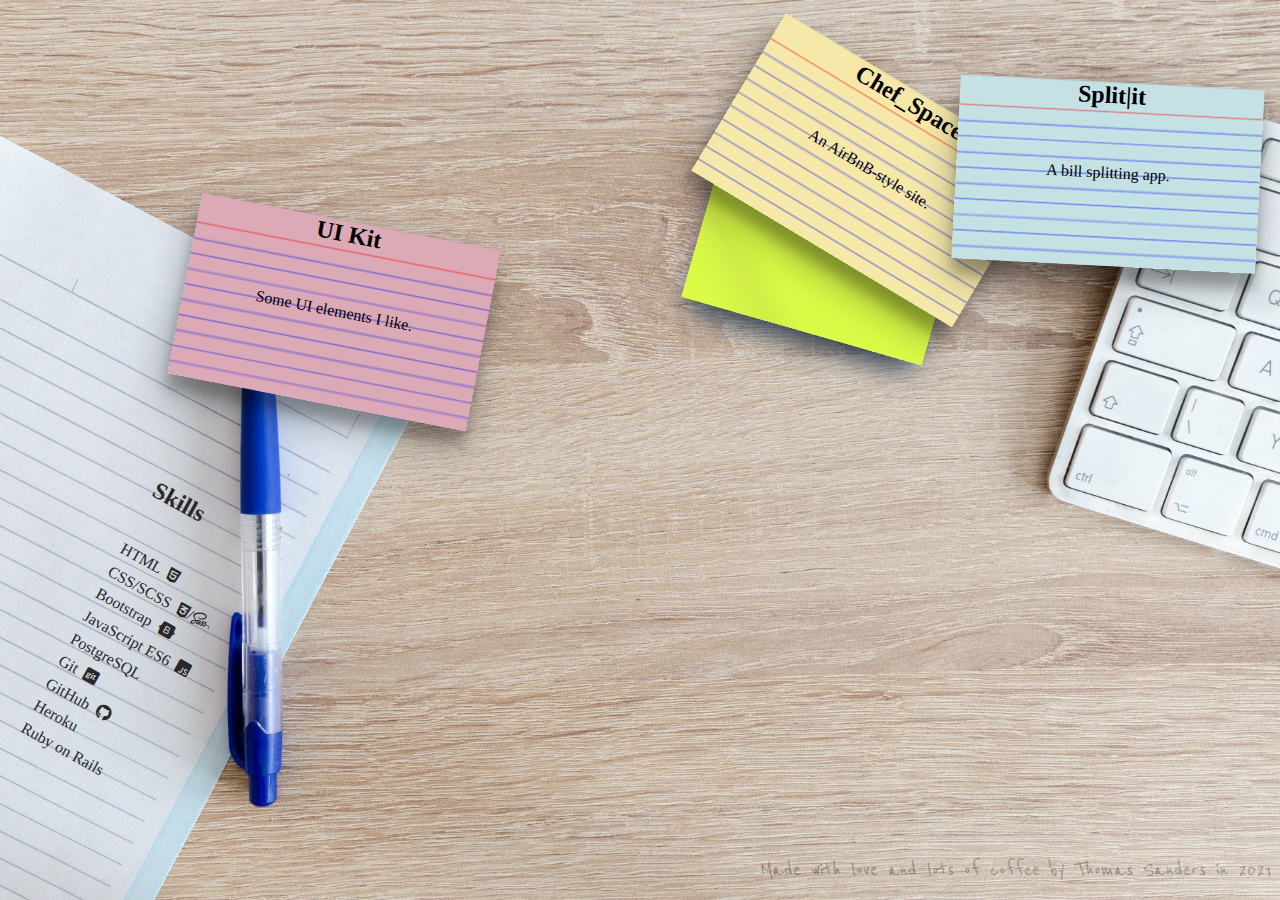
<file: index.html>
<!DOCTYPE html>
<html>
<head>
  <meta charset="utf-8">
  <title>Thomas Sanders</title>
  <link rel="shortcut icon" type="image/jpg" href="images/favicon.ico"/>
  <link rel="preconnect" href="https://fonts.gstatic.com">
  <link href="https://fonts.googleapis.com/css2?family=Lato&family=Permanent+Marker&display=swap" rel="stylesheet">
  <link rel="stylesheet" href="//use.fontawesome.com/releases/v5.0.7/css/all.css">
  <link rel="stylesheet" type="text/css" href="css/index.css">
</head>

<body>
  <div class="wrapper">
    <!-- creator message - positioned in css to live in the bottom right -->
    <p class="credits">Made with love and lots of coffee by Thomas Sanders in 2021</p>
    <!-- the skills list - positioned in css to lay on top of the steno pad -->
    <div class="skills">
      <h2 class="skills-header">Skills</h2><br>
      <ul>
        <li>HTML &nbsp;<i class="fab fa-html5"></i></li>
        <li>CSS/SCSS &nbsp;<i class="fab fa-css3-alt"></i>/<i class="fab fa-sass"></i></li>
        <li>Bootstrap &nbsp;<i class="fab fa-bootstrap"></i></li>
        <li>JavaScript ES6 &nbsp;<i class="fab fa-js-square"></i></li>
        <li>PostgreSQL</li>
        <li>Git &nbsp;<i class="fab fa-git-square"></i></li>
        <li>GitHub &nbsp;<i class="fab fa-github"></i></li>
        <li>Heroku</li>
        <li>Ruby on Rails</li>
      </ul>
    </div>
    <!-- a post-it made from css to hold links to socials -->
    <div class="post-it">
      <h2 class="skills-header">Thomas Sanders</h2>
      <div class="post-it-socials">
        <a href="https://github.com/typexapex"><p class="post-it-social"><i class="fab fa-github-alt"></i></p></a>
        <a href="https://www.linkedin.com/in/thomasasanders/"><p class="post-it-social"><i class="fab fa-linkedin"></i></p></a>
      </div>
      <p class="post-it-social">thomas.a.sanders@gmail.com</p>
    </div>
    <!-- the index card - randomly positioned and links to projects -->
    <div class="project-card" id="chef-space">
      <a href="chef-space.html"><h1 class="project-card-h1">Chef_Space</h1></a><br><br><br>
      <p class="project-card-p">An AirBnB-style site.</p>
    </div>

    <div class="project-card" id="split-it">
      <a href="split-it.html"><h1 class="project-card-h1">Split|it</h1></a><br><br><br>
      <p class="project-card-p">A bill splitting app.</p>
    </div>

    <div class="project-card" id="ui-kit">
      <a href="ui-kit.html"><h1 class="project-card-h1">UI Kit</h1></a><br><br><br>
      <p class="project-card-p">Some UI elements I like.</p>
    </div>
  </div>
  <!-- JAVASCRIPT -->
  <!-- script that tracks the user input and makes the project cards draggable -->
  <script src="index.js"></script>
  <!-- script that shuffles the project cards -->
  <script src="shuffle.js"></script>
  <!-- END JAVASCRIPT -->
</body>

</html>
</file>
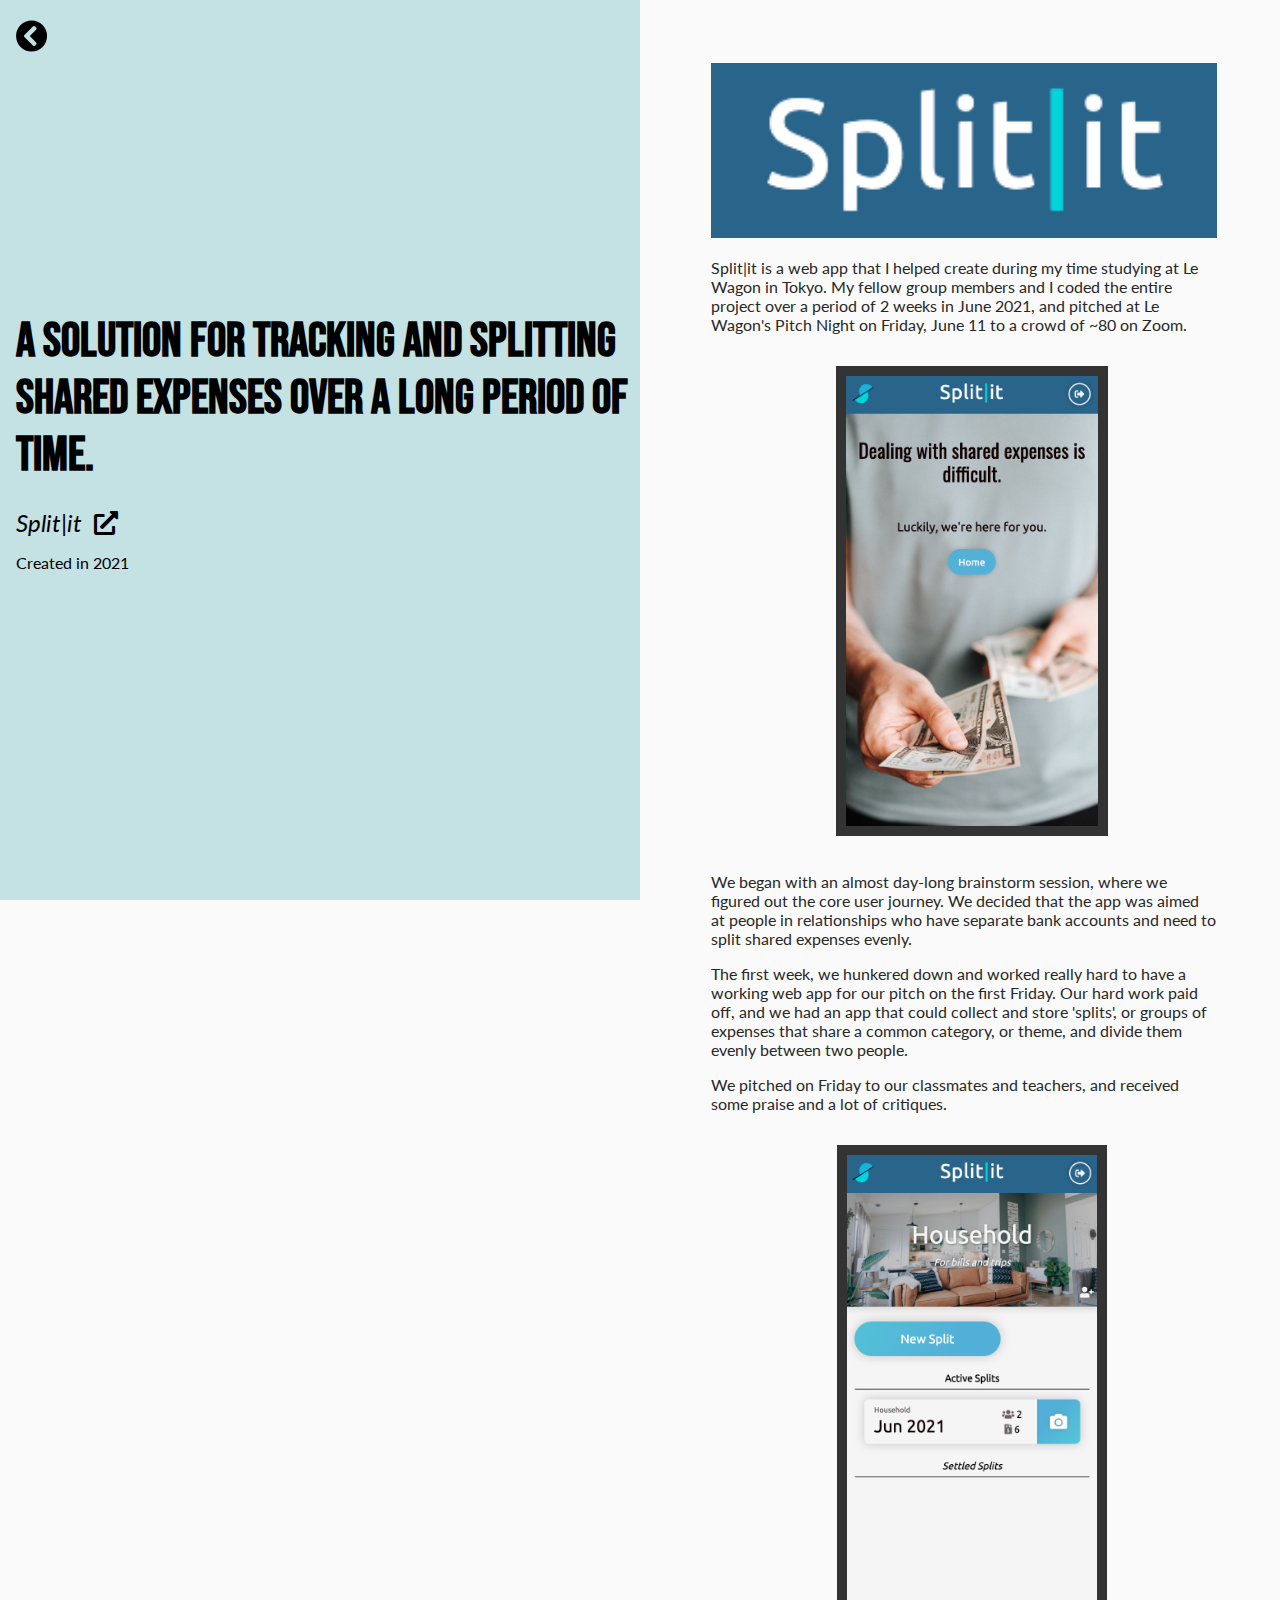
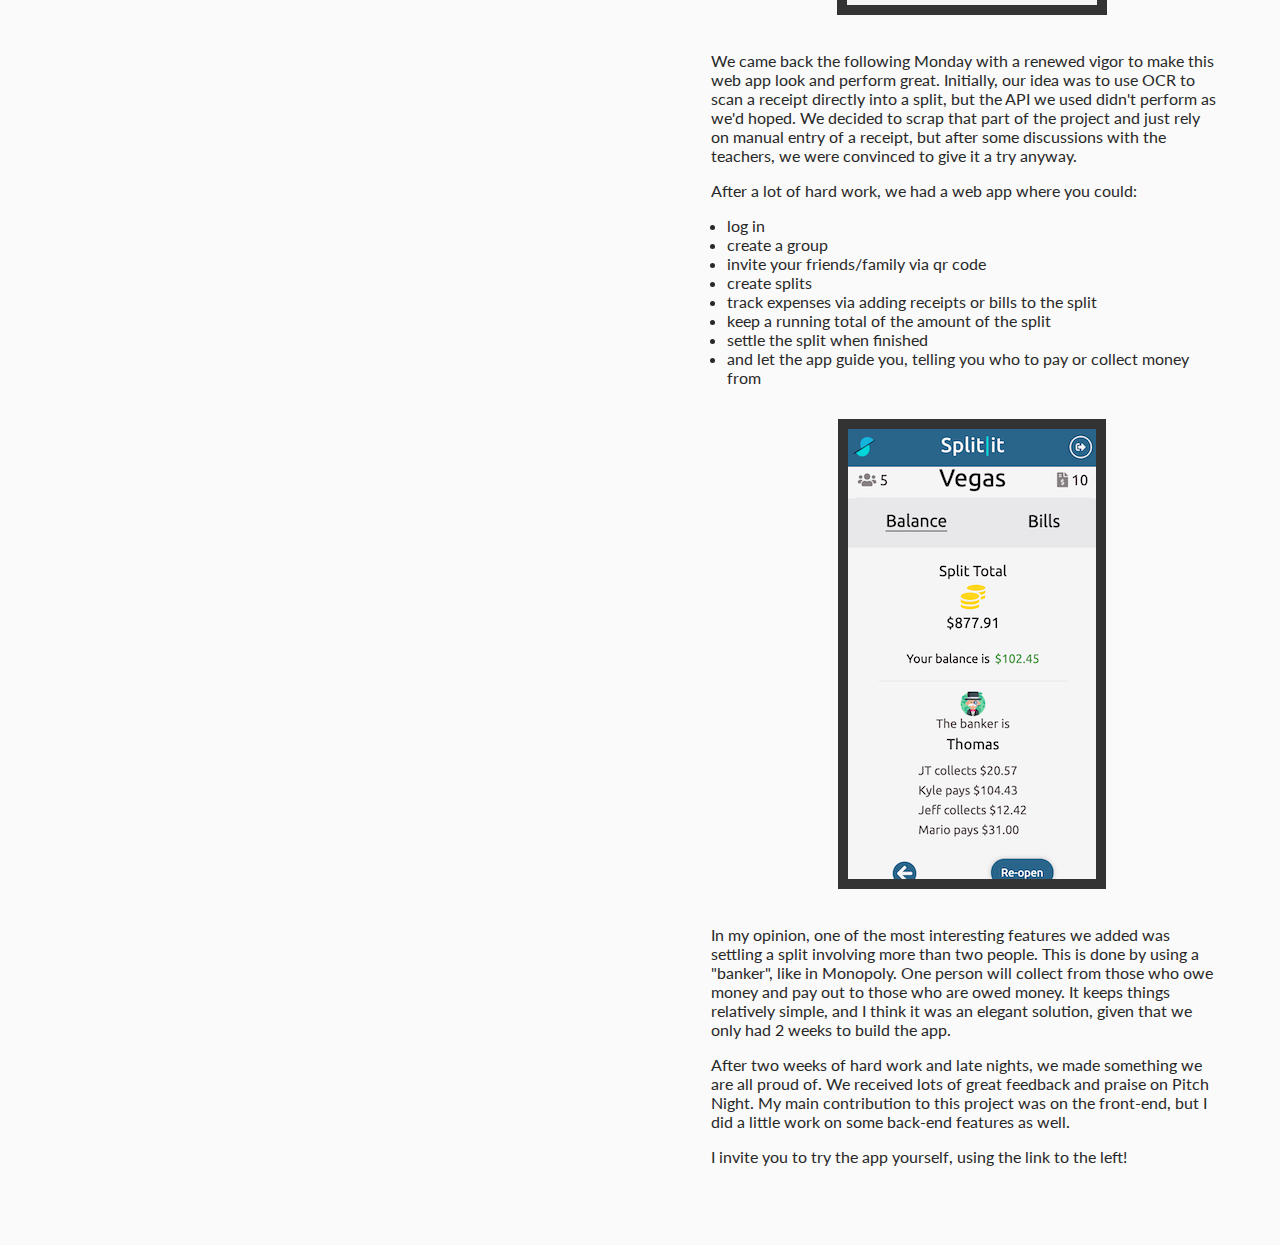
<file: split-it.html>
<!DOCTYPE html>
<html>
<head>
  <meta charset="utf-8">
  <title>Thomas Sanders</title>
  <link rel="shortcut icon" type="image/jpg" href="images/favicon-split.ico?"/>
  <link rel="preconnect" href="https://fonts.gstatic.com">
  <link href="https://fonts.googleapis.com/css2?family=Lato&family=Permanent+Marker&display=swap" rel="stylesheet">
  <link rel="stylesheet" href="//use.fontawesome.com/releases/v5.0.7/css/all.css">
  <link rel="stylesheet" type="text/css" href="css/index.css">
</head>

  <body>
    <div class="project-wrapper">
      <div class="back-arrow">
        <a href="index.html"><h1><i class="fas fa-chevron-circle-left"></i></h1></a>
      </div>
      <!-- left-hand div - contains the quick info about the project -->
      <div class="left" id="split-left">
        <div class="info">
          <h1 class="project-h1">A solution for tracking and splitting shared expenses over a long period of time.</h1>
          <a class="project-site" href="http://www.split-it.me">Split|it &nbsp;<i class="fas fa-external-link-alt"></i></a>
          <p class="project-p">Created in 2021</p>
        </div>
      </div>
      <!-- right-hand div - contains the details about the project -->
      <div class="right" id="split-right">
        <img src="images/split-it-logo.png" style="width: 100%; margin-bottom: 16px;">
        <p>Split|it is a web app that I helped create during my time studying at Le Wagon in Tokyo. My fellow group members and I coded the entire project over a period of 2 weeks in June 2021, and pitched at Le Wagon's Pitch Night on Friday, June 11 to a crowd of ~80 on Zoom.</p>
        <div class="project-image-vertical">
          <img src="images/split-it-landing.png" style="height: 450px; border: 10px solid #333333;">
        </div>
        <p>We began with an almost day-long brainstorm session, where we figured out the core user journey. We decided that the app was aimed at people in relationships who have separate bank accounts and need to split shared expenses evenly.</p>

        <p>The first week, we hunkered down and worked really hard to have a working web app for our pitch on the first Friday. Our hard work paid off, and we had an app that could collect and store 'splits', or groups of expenses that share a common category, or theme, and divide them evenly between two people.</p>

        <p>We pitched on Friday to our classmates and teachers, and received some praise and a lot of critiques.</p>
        <div class="project-image-vertical">
          <img src="images/split-it-group.png" style="height: 450px; border: 10px solid #333333;">
        </div>

        <p>We came back the following Monday with a renewed vigor to make this web app look and perform great. Initially, our idea was to use OCR to scan a receipt directly into a split, but the API we used didn't perform as we'd hoped. We decided to scrap that part of the project and just rely on manual entry of a receipt, but after some discussions with the teachers, we were convinced to give it a try anyway.</p>

        <p>After a lot of hard work, we had a web app where you could:</p>
        <ul style="list-style: initial; padding-left: 16px;">
          <li class="split-it-list">log in</li>
          <li class="split-it-list">create a group</li>
          <li class="split-it-list">invite your friends/family via qr code</li>
          <li class="split-it-list">create splits</li>
          <li class="split-it-list">track expenses via adding receipts or bills to the split</li>
          <li class="split-it-list">keep a running total of the amount of the split</li>
          <li class="split-it-list">settle the split when finished</li>
          <li class="split-it-list">and let the app guide you, telling you who to pay or collect money from</li>
        </ul>
        <div class="project-image-vertical">
          <img src="images/split-it-settle.png" style="height: 450px; border: 10px solid #333333;">
        </div>

        <p>In my opinion, one of the most interesting features we added was settling a split involving more than two people. This is done by using a "banker", like in Monopoly. One person will collect from those who owe money and pay out to those who are owed money. It keeps things relatively simple, and I think it was an elegant solution, given that we only had 2 weeks to build the app.</p>

        <p>After two weeks of hard work and late nights, we made something we are all proud of. We received lots of great feedback and praise on Pitch Night. My main contribution to this project was on the front-end, but I did a little work on some back-end features as well.</p>

        <p>I invite you to try the app yourself, using the link to the left!</p>
      </div>
    </div>
  </body>

</html>
</file>
<file: css/index.css>
@import url('button.css');
@import url('card.css');
@import url('container.css');
@import url('main_elements.css');
@import url('project-card.css');
</file>
